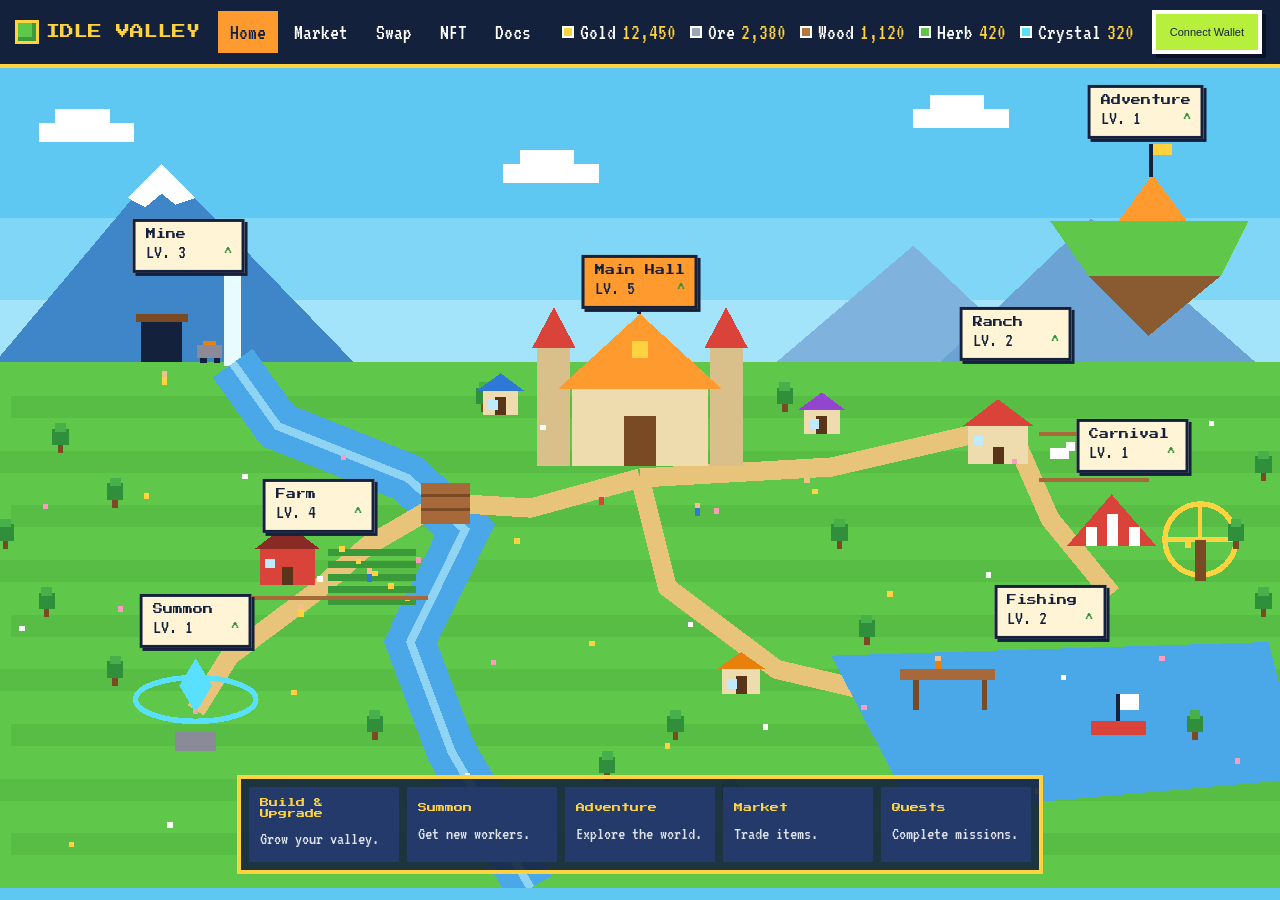
<file: index.html>
<!doctype html>
<html lang="en"><head><meta charset="utf-8"><meta name="viewport" content="width=device-width,initial-scale=1">
<title>Home - Idle Valley</title><link rel="stylesheet" href="assets/css/style.css"></head>
<body data-page="index">
<section class="valley" id="valley"></section>
<script src="assets/js/app.js"></script></body></html>
</file>
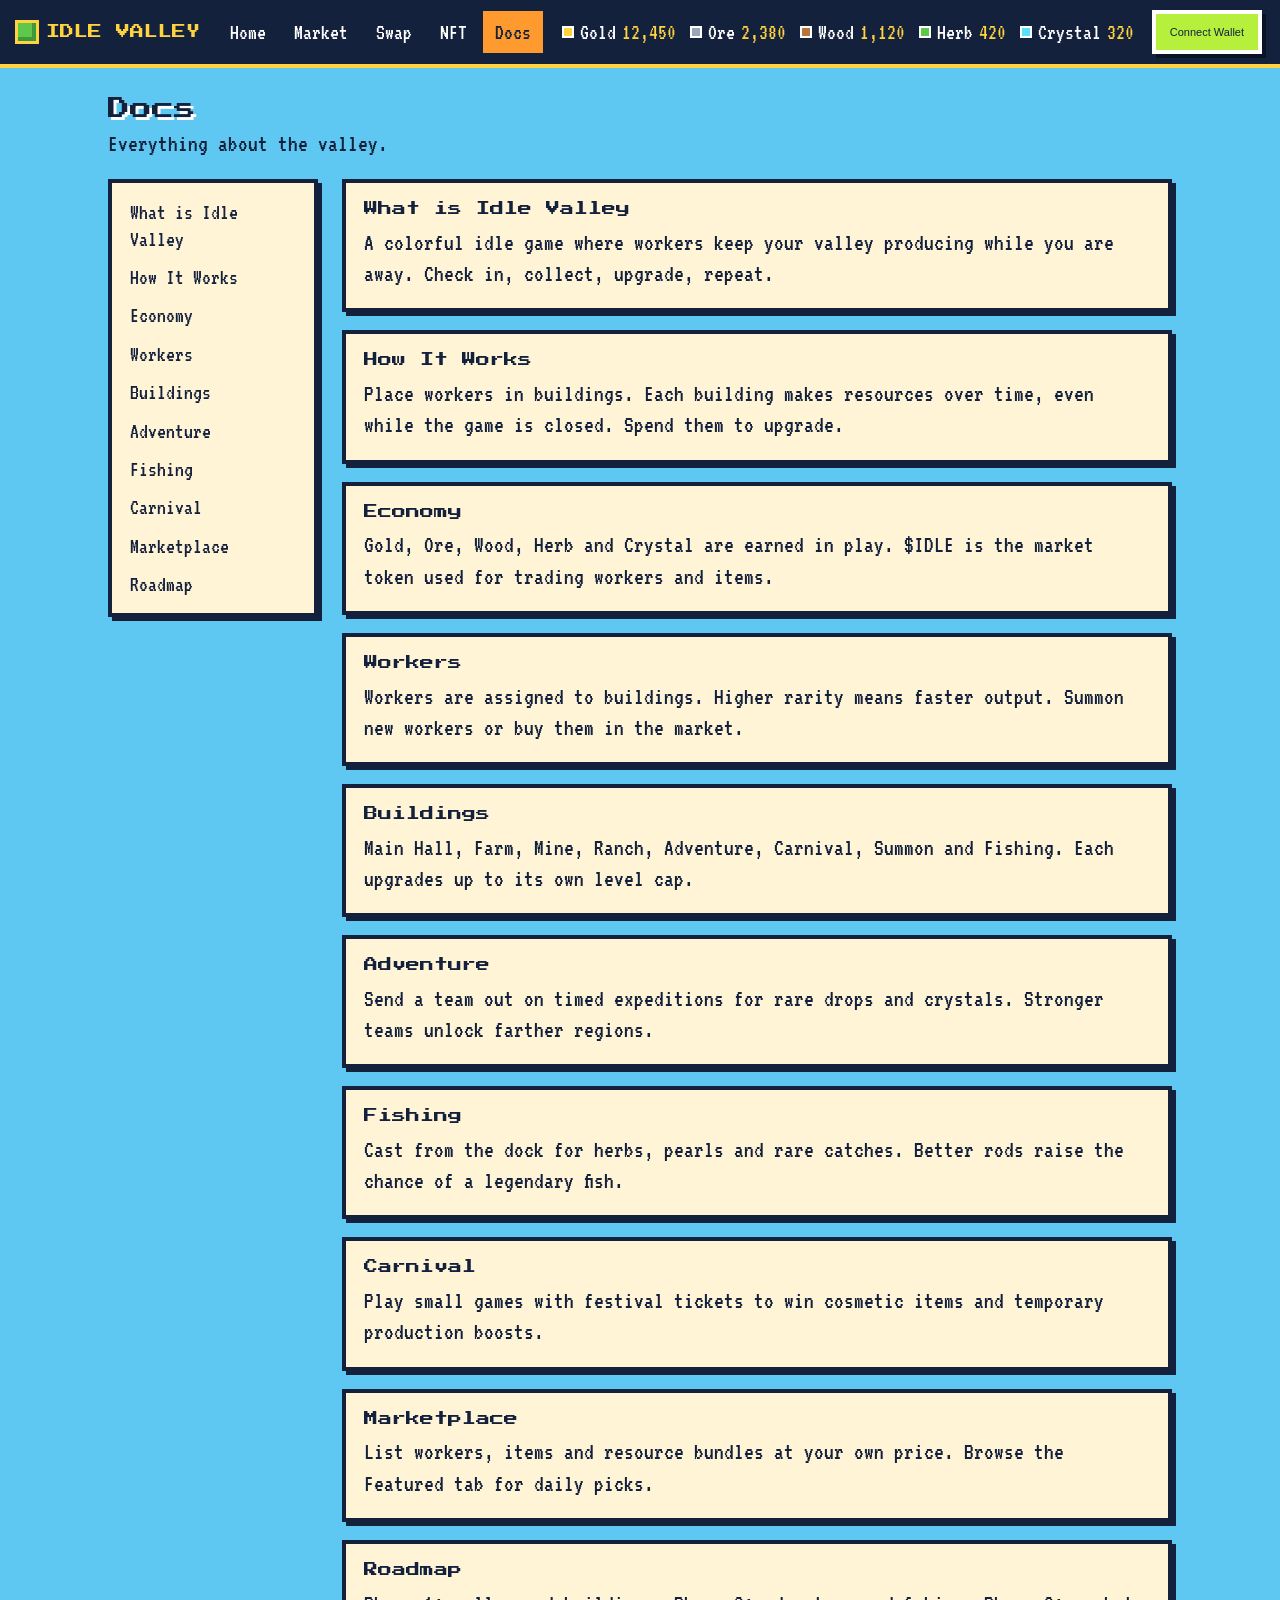
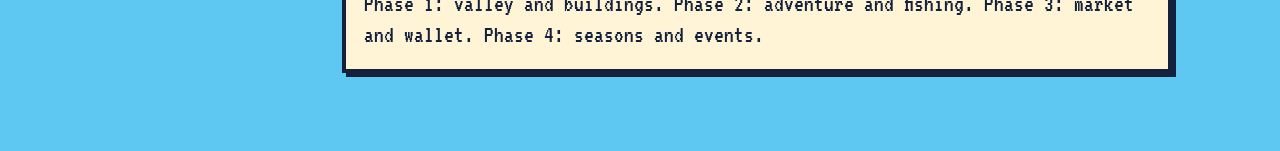
<file: docs.html>
<!doctype html>
<html lang="en"><head><meta charset="utf-8"><meta name="viewport" content="width=device-width,initial-scale=1">
<title>Docs - Idle Valley</title><link rel="stylesheet" href="assets/css/style.css"></head>
<body data-page="docs">
<main class="page" id="docs"></main>
<script src="assets/js/app.js"></script></body></html>
</file>
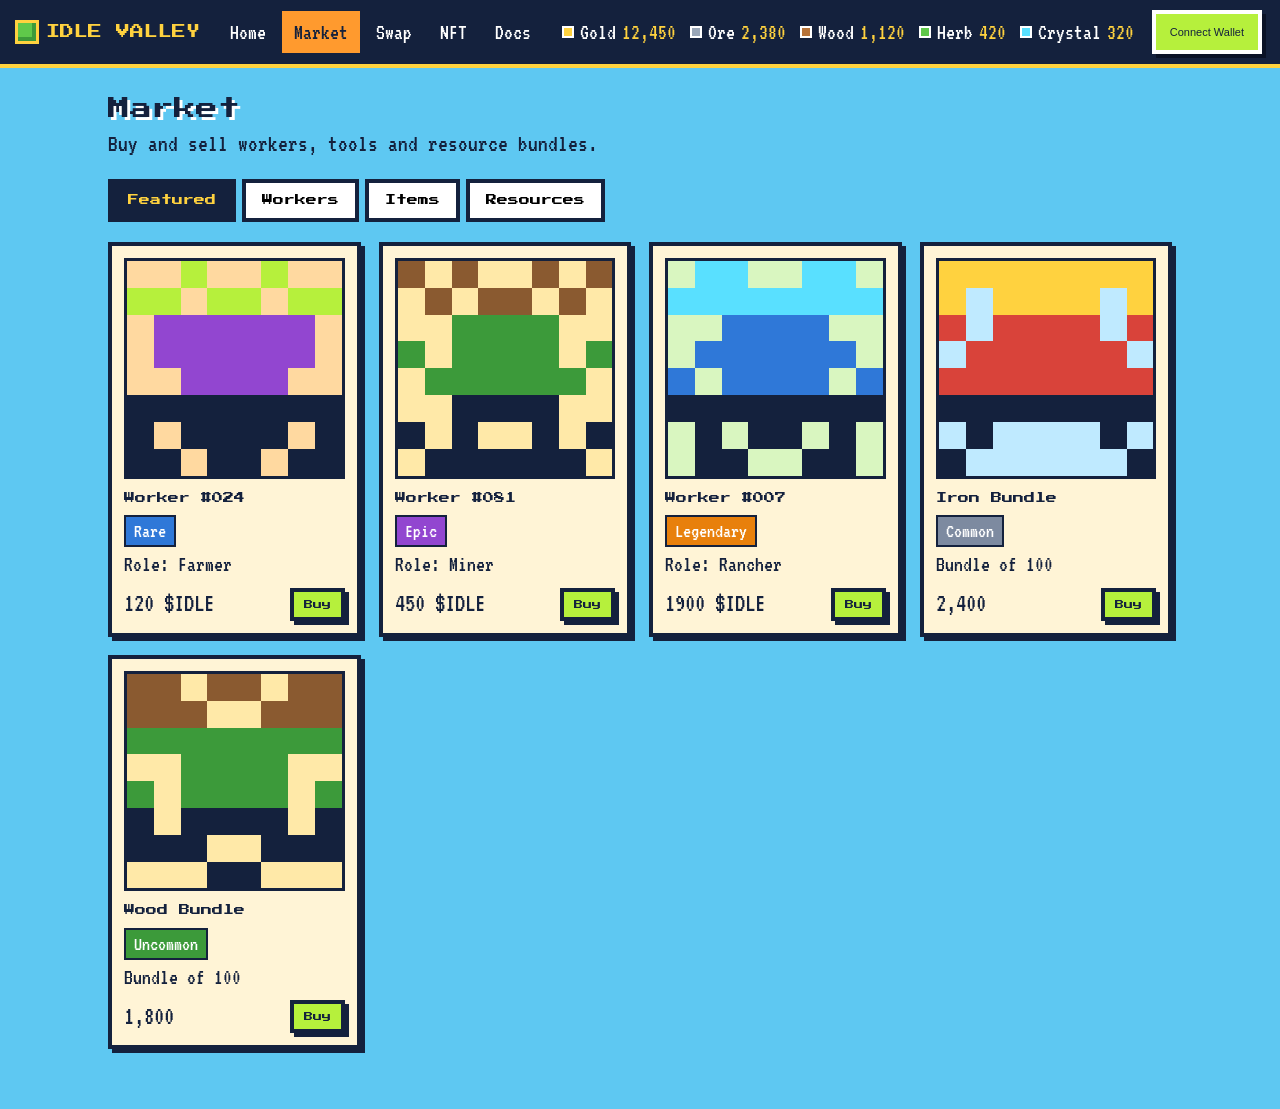
<file: market.html>
<!doctype html>
<html lang="en"><head><meta charset="utf-8"><meta name="viewport" content="width=device-width,initial-scale=1">
<title>Market - Idle Valley</title><link rel="stylesheet" href="assets/css/style.css"></head>
<body data-page="market">
<main class="page" id="market"></main>
<script src="assets/js/app.js"></script></body></html>
</file>
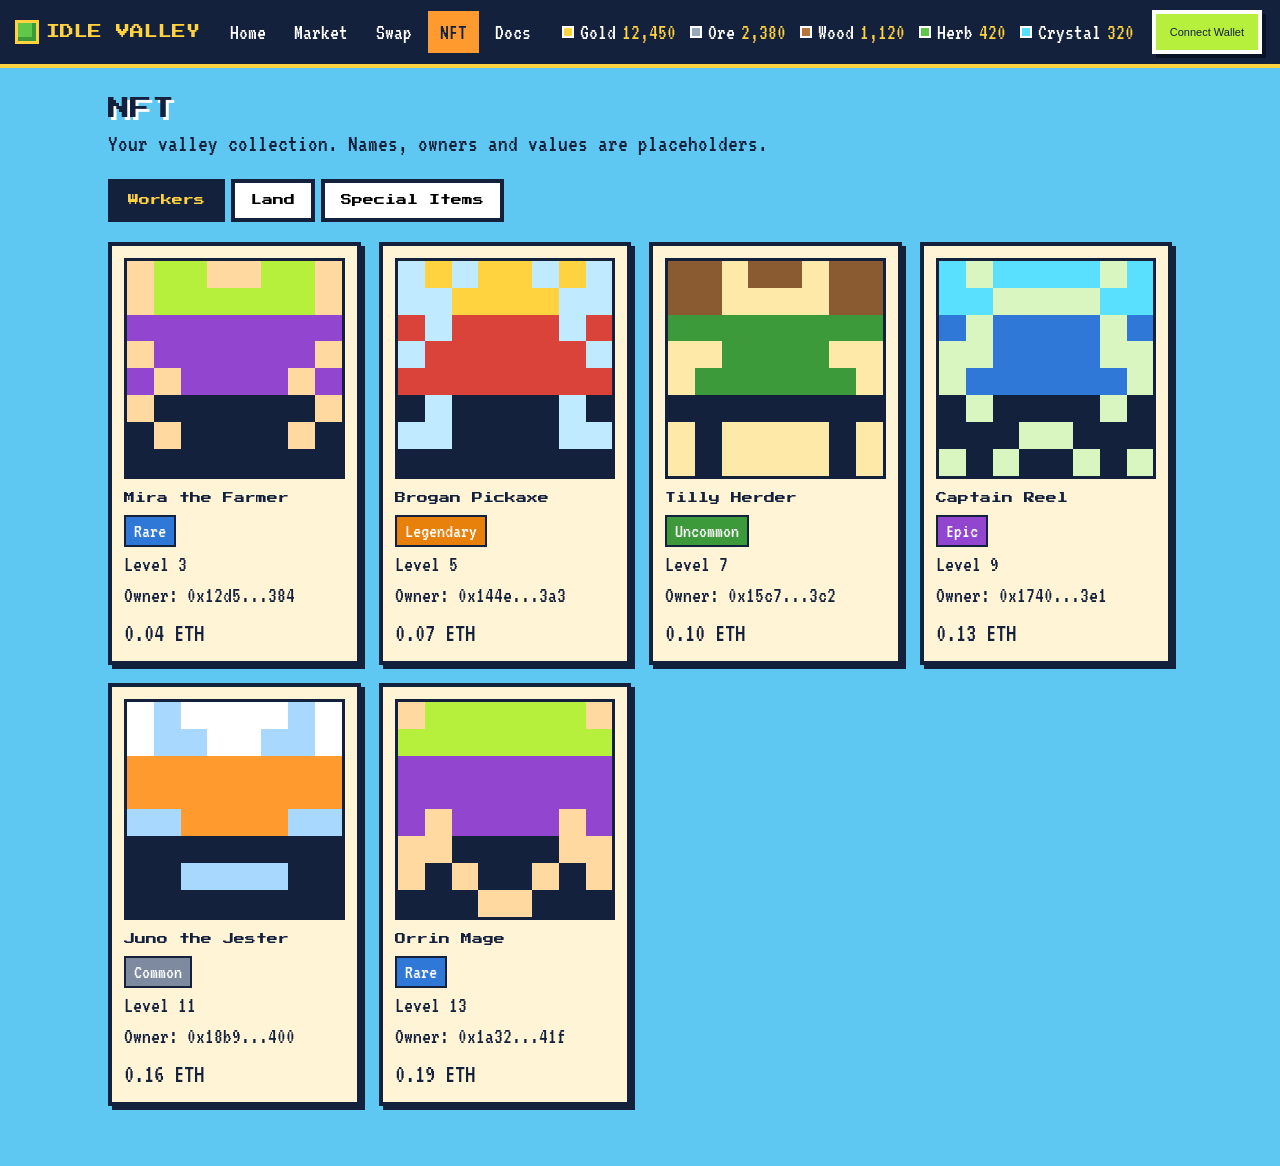
<file: nft.html>
<!doctype html>
<html lang="en"><head><meta charset="utf-8"><meta name="viewport" content="width=device-width,initial-scale=1">
<title>NFT - Idle Valley</title><link rel="stylesheet" href="assets/css/style.css"></head>
<body data-page="nft">
<main class="page" id="nft"></main>
<script src="assets/js/app.js"></script></body></html>
</file>
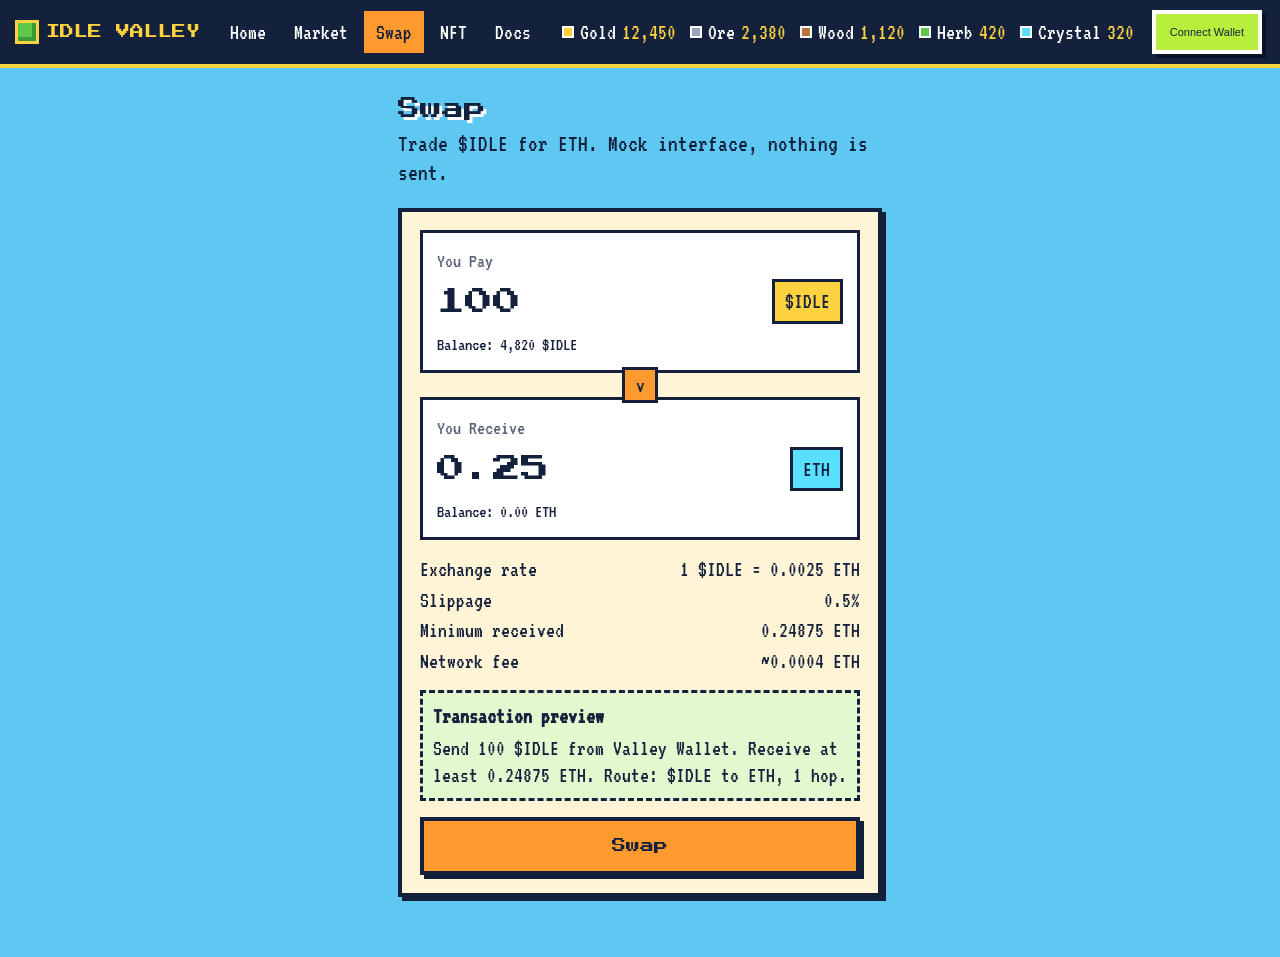
<file: swap.html>
<!doctype html>
<html lang="en"><head><meta charset="utf-8"><meta name="viewport" content="width=device-width,initial-scale=1">
<title>Swap - Idle Valley</title><link rel="stylesheet" href="assets/css/style.css"></head>
<body data-page="swap">
<main class="page narrow">
<h1>Swap</h1><p class="sub">Trade $IDLE for ETH. Mock interface, nothing is sent.</p>
<div class="px swap">
<div class="box"><label>You Pay</label><div class="row"><strong>100</strong><span class="tok">$IDLE</span></div><small>Balance: 4,820 $IDLE</small></div>
<div class="flip" aria-hidden="true">v</div>
<div class="box"><label>You Receive</label><div class="row"><strong>0.25</strong><span class="tok eth">ETH</span></div><small>Balance: 0.00 ETH</small></div>
<dl class="info"><dt>Exchange rate</dt><dd>1 $IDLE = 0.0025 ETH</dd><dt>Slippage</dt><dd>0.5%</dd><dt>Minimum received</dt><dd>0.24875 ETH</dd><dt>Network fee</dt><dd>~0.0004 ETH</dd></dl>
<div class="preview"><b>Transaction preview</b><p>Send 100 $IDLE from Valley Wallet. Receive at least 0.24875 ETH. Route: $IDLE to ETH, 1 hop.</p></div>
<button class="btn big">Swap</button></div></main>
<script src="assets/js/app.js"></script></body></html>
</file>
<file: assets/css/style.css>
@import url('https://fonts.googleapis.com/css2?family=Press+Start+2P&family=VT323&display=swap');
:root{--sky:#5ec8f2;--grass:#5fc84a;--orange:#ff9a2e;--gold:#ffd23f;--navy:#14213d;--crystal:#59e0ff;--lime:#b6f03c;--paper:#fff4d6;--hh:64px}
*{box-sizing:border-box}
body{margin:0;font:22px/1.2 'VT323',monospace;color:var(--navy);background:var(--sky)}
h1,h2,h3,.logo,.btn,.tag b,.bar b,.tabs button{font-family:'Press Start 2P',monospace;font-weight:400}
a{color:inherit}
.px{background:var(--paper);border:4px solid var(--navy);box-shadow:4px 4px 0 var(--navy)}
.top{position:sticky;top:0;z-index:20;display:flex;align-items:center;gap:18px;padding:10px 18px;background:var(--navy);color:#fff;border-bottom:4px solid var(--gold)}
.logo{display:flex;align-items:center;gap:10px;font-size:14px;text-decoration:none;color:var(--gold);white-space:nowrap}
.logo i{width:18px;height:18px;background:var(--grass);box-shadow:inset -4px -4px 0 #3c9a3a,0 0 0 3px var(--gold)}
.top nav{display:flex;gap:4px}
.top nav a{padding:8px 12px;text-decoration:none;font-size:22px}
.top nav a:hover{background:#243a6b}.top nav a.on{background:var(--orange);color:var(--navy)}
.res{display:flex;gap:14px;margin-left:auto}
.res span{display:flex;align-items:center;gap:6px;white-space:nowrap}
.res s{width:12px;height:12px;border:2px solid #fff}.res em{font-style:normal;color:var(--gold)}
.btn,.wallet{font-size:11px;padding:12px 14px;border:4px solid var(--navy);background:var(--lime);color:var(--navy);cursor:pointer;box-shadow:4px 4px 0 var(--navy);transition:transform .08s}
.wallet{border-color:#fff;box-shadow:4px 4px 0 #0a1226}
.btn:hover,.wallet:hover{transform:translate(-2px,-2px)}.btn:active,.wallet:active{transform:translate(3px,3px);box-shadow:none}
.btn.big{width:100%;margin-top:16px;padding:18px;font-size:14px;background:var(--orange)}
.burger{display:none;background:none;border:3px solid var(--gold);padding:6px;cursor:pointer}
.burger b{display:block;width:20px;height:4px;background:var(--gold);margin:4px 0}
:focus-visible{outline:4px solid var(--crystal);outline-offset:2px}
.valley{position:relative;height:calc(100dvh - var(--hh));overflow:hidden;background:#5ec8f2}
.world{position:absolute;left:50%;top:50%;width:max(100%,calc((100dvh - var(--hh)) * 1.667));aspect-ratio:5/3;transform:translate(-50%,-50%)}
.world svg{display:block;width:100%;height:100%;shape-rendering:crispEdges}
.tag{position:absolute;transform:translate(-50%,-100%);display:block;min-width:112px;padding:6px 10px;text-align:left;font:inherit;color:var(--navy);background:var(--paper);border:3px solid var(--navy);box-shadow:3px 3px 0 var(--navy);cursor:pointer;transition:transform .1s,background .1s}
.tag b{display:block;font-size:10px}.tag span{display:flex;justify-content:space-between;font-size:20px}.tag span i{font-style:normal;color:#2f8f3a}
.tag:hover,.tag:focus-visible{transform:translate(-50%,-110%);background:var(--gold)}
.tag.hall{background:var(--orange)}
.bar{position:absolute;left:50%;bottom:14px;transform:translateX(-50%);display:flex;gap:8px;padding:8px;background:rgba(20,33,61,.88);border:4px solid var(--gold);z-index:5}
.bar button{width:150px;padding:8px;text-align:left;font:inherit;color:#fff;background:#243a6b;border:3px solid transparent;cursor:pointer}
.bar button:hover{border-color:var(--lime);background:#2f4b8a}
.bar b{display:block;font-size:9px;color:var(--gold);margin-bottom:5px}.bar span{font-size:18px;opacity:.85}
.cl{animation:drift 70s linear infinite}.bob{animation:bob .9s steps(2) infinite}.float{animation:fl 4s ease-in-out infinite}
.wf{animation:wf .5s steps(2) infinite}.spin{animation:spin 16s linear infinite}.pulse{animation:pulse 1.6s ease-in-out infinite;transform-origin:175px 450px}
.cart{animation:cart 6s ease-in-out infinite alternate}.boat{animation:fl 3s ease-in-out infinite}
@keyframes drift{from{transform:translateX(-200px)}to{transform:translateX(1100px)}}
@keyframes bob{50%{transform:translateY(-3px)}}@keyframes fl{50%{transform:translateY(-8px)}}
@keyframes wf{50%{opacity:.55}}@keyframes spin{to{transform:rotate(360deg)}}
@keyframes pulse{50%{transform:scale(1.25);opacity:.7}}@keyframes cart{to{transform:translateX(26px)}}
.page{max-width:1100px;margin:0 auto;padding:28px 18px 60px}.narrow{max-width:520px}
.page h1{font-size:22px;margin:0 0 8px;color:var(--navy);text-shadow:3px 3px 0 #fff}
.sub{margin:0 0 20px;font-size:24px}
.tabs{display:flex;flex-wrap:wrap;gap:6px;margin-bottom:20px}
.tabs button{font-size:11px;padding:12px 16px;background:#fff;border:4px solid var(--navy);cursor:pointer}
.tabs button.on{background:var(--navy);color:var(--gold)}
.grid{display:grid;grid-template-columns:repeat(auto-fill,minmax(210px,1fr));gap:18px}
.card{padding:12px;transition:transform .1s}.card:hover{transform:translate(-3px,-3px);box-shadow:7px 7px 0 var(--navy)}
.card svg{display:block;width:100%;aspect-ratio:1;border:3px solid var(--navy);image-rendering:pixelated;shape-rendering:crispEdges}
.card h3{font-size:11px;margin:12px 0 8px;line-height:1.5}.card p{margin:4px 0}
.rar{display:inline-block;padding:2px 8px;color:#fff;border:2px solid var(--navy);font-size:20px}
.price{display:flex;justify-content:space-between;align-items:center;margin-top:10px;font-size:26px}.price .btn{font-size:9px;padding:8px 10px}
.swap{padding:18px}.box{padding:14px;background:#fff;border:3px solid var(--navy)}
.box label{font-size:20px;opacity:.7}.row{display:flex;justify-content:space-between;align-items:center;margin:6px 0}
.row strong{font:28px 'Press Start 2P',monospace}.tok{padding:6px 10px;background:var(--gold);border:3px solid var(--navy)}.tok.eth{background:var(--crystal)}
.flip{width:36px;height:36px;margin:-6px auto;position:relative;text-align:center;line-height:30px;background:var(--orange);border:3px solid var(--navy)}
.info{display:grid;grid-template-columns:1fr auto;gap:4px 10px;margin:16px 0}.info dd{margin:0;text-align:right}
.preview{padding:10px;background:#e4f8d0;border:3px dashed var(--navy)}.preview p{margin:6px 0 0}
.docs{display:grid;grid-template-columns:210px 1fr;gap:24px;align-items:start}
.toc{position:sticky;top:calc(var(--hh) + 14px);padding:10px;display:flex;flex-direction:column}
.toc a{padding:6px 8px;text-decoration:none}.toc a:hover{background:var(--gold)}
.docs article{padding:18px;margin-bottom:18px;scroll-margin-top:calc(var(--hh) + 14px)}
.docs h2{font-size:14px;margin:0 0 10px}.docs p{margin:0;font-size:24px;line-height:1.3}
@media(max-width:860px){
 .top{flex-wrap:wrap;gap:8px;padding:8px 12px}.logo{font-size:11px;order:1}.wallet{order:2;margin-left:auto;padding:9px;font-size:9px}.burger{display:block;order:3}
 .res{order:4;width:100%;margin:0;overflow-x:auto;gap:12px;font-size:20px;padding-bottom:2px}
 .top nav{order:5;width:100%;display:none;flex-direction:column}.top.open nav{display:flex}.top nav a{padding:12px;border-top:2px solid #243a6b}
 .valley{overflow-x:auto}.world{position:relative;left:0;top:0;transform:none;height:100%;width:calc((100dvh - var(--hh)) * 1.667);aspect-ratio:auto}
 .bar{position:fixed;left:8px;right:8px;bottom:8px;transform:none;overflow-x:auto;gap:6px;padding:6px}.bar button{flex:0 0 auto;width:auto;padding:8px 10px}.bar span{display:none}
 .tag{min-width:0;padding:4px 7px}.tag b{font-size:8px}.tag span{font-size:17px;gap:8px}
 .docs{grid-template-columns:1fr}.toc{position:static;flex-direction:row;flex-wrap:wrap}
}
@media(prefers-reduced-motion:reduce){*{animation:none!important;transition:none!important}}
</file>
